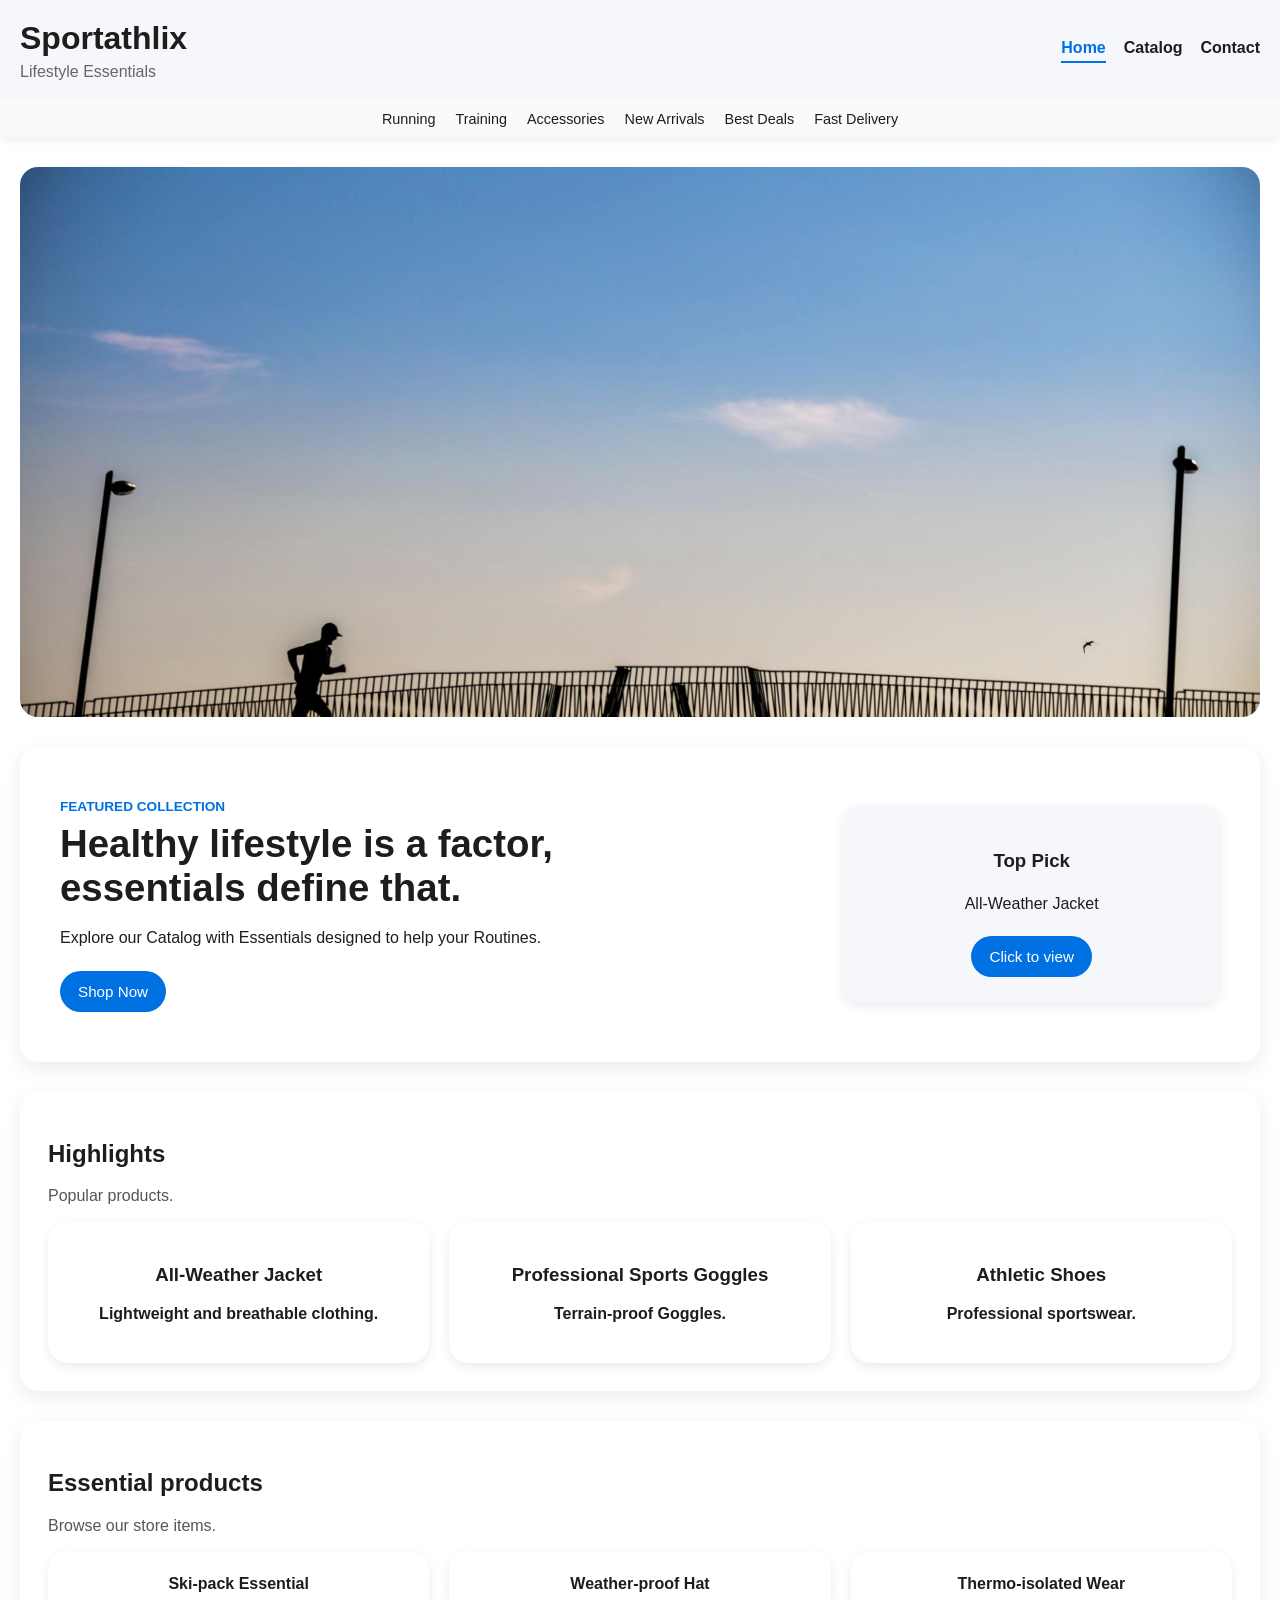
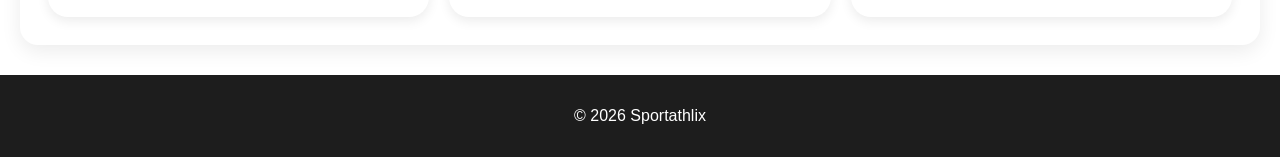
<file: index.html>
<!DOCTYPE html>
<html lang="en">
<head>
<!-- Page title -->
<meta charset="UTF-8">
<meta name="viewport" content="width=device-width, initial-scale=1.0">
<title>Sportathlix - Home</title>
<link rel="stylesheet" href="style.css">
</head>
<body>

<!-- Main header -->
<header class="site-header">
<div class="topbar">
<div class="brand-block">
<div class="brand">Sportathlix</div>
<p class="tagline">Lifestyle Essentials</p>
</div>

<!-- Main navigation -->
<nav class="nav">
<a href="index.html" class="active">Home</a>
<a href="catalog.html">Catalog</a>
<a href="contact.html">Contact</a>
</nav>
</div>

<!-- Navigation panel -->
<div class="subnav">
<span>Running</span>
<span>Training</span>
<span>Accessories</span>
<span>New Arrivals</span>
<span>Best Deals</span>
<span>Fast Delivery</span>
</div>
</header>

<main class="container">

<!-- Main banner image -->
<section class="main-banner">
<img src="Pictures/banner.jpg">
</section>

<!-- Hero block -->
<section class="hero">
<div class="hero-text">
<span class="eyebrow">FEATURED COLLECTION</span>
<h1>Healthy lifestyle is a factor,<br>essentials define that.</h1>
<p>Explore our Catalog with Essentials designed to help your Routines.</p>

<!-- Button to open the catalog page -->
<div class="hero-actions">
<button onclick="scrollCatalog()">Shop Now</button>
</div>
</div>

<!-- Featured product card -->
<div class="hero-card">
<h3>Top Pick</h3>
<p>All-Weather Jacket</p>
<a href="product.html?name=All-Weather Jacket" class="secondary-btn">Click to view</a>
</div>
</section>

<!-- Highlights block -->
<section class="section-block">
<div class="section-head">
<h2>Highlights</h2>
<p>Popular products.</p>
</div>

<div class="card-grid">
<!-- Highlight product -->
<article class="card clickable" onclick="showProduct('All-Weather Jacket')">
<h3>All-Weather Jacket</h3>
<p>Lightweight and breathable clothing.</p>
</article>

<!-- Highlight product -->
<article class="card clickable" onclick="showProduct('Professional Sports Goggles')">
<h3>Professional Sports Goggles</h3>
<p>Terrain-proof Goggles.</p>
</article>

<!-- Highlight product -->
<article class="card clickable" onclick="showProduct('Athletic Shoes')">
<h3>Athletic Shoes</h3>
<p>Professional sportswear.</p>
</article>
</div>
</section>

<!-- Essential products block -->
<section class="section-block">
<div class="section-head">
<h2>Essential products</h2>
<p>Browse our store items.</p>
</div>

<div class="card-grid small-cards">

<!-- Essential products -->
<article class="card clickable" onclick="showProduct('Ski-pack Essential')">Ski-pack Essential</article>

<article class="card clickable" onclick="showProduct('Weather-proof Hat')">Weather-proof Hat</article>

<article class="card clickable" onclick="showProduct('Thermo-isolated Wear')">Thermo-isolated Wear</article>
</div>
</section>

</main>

<!-- Footer -->
<footer class="site-footer">
<p>© 2026 Sportathlix</p>
</footer>

<script src="script.js"></script>
</body>
</html>
</file>
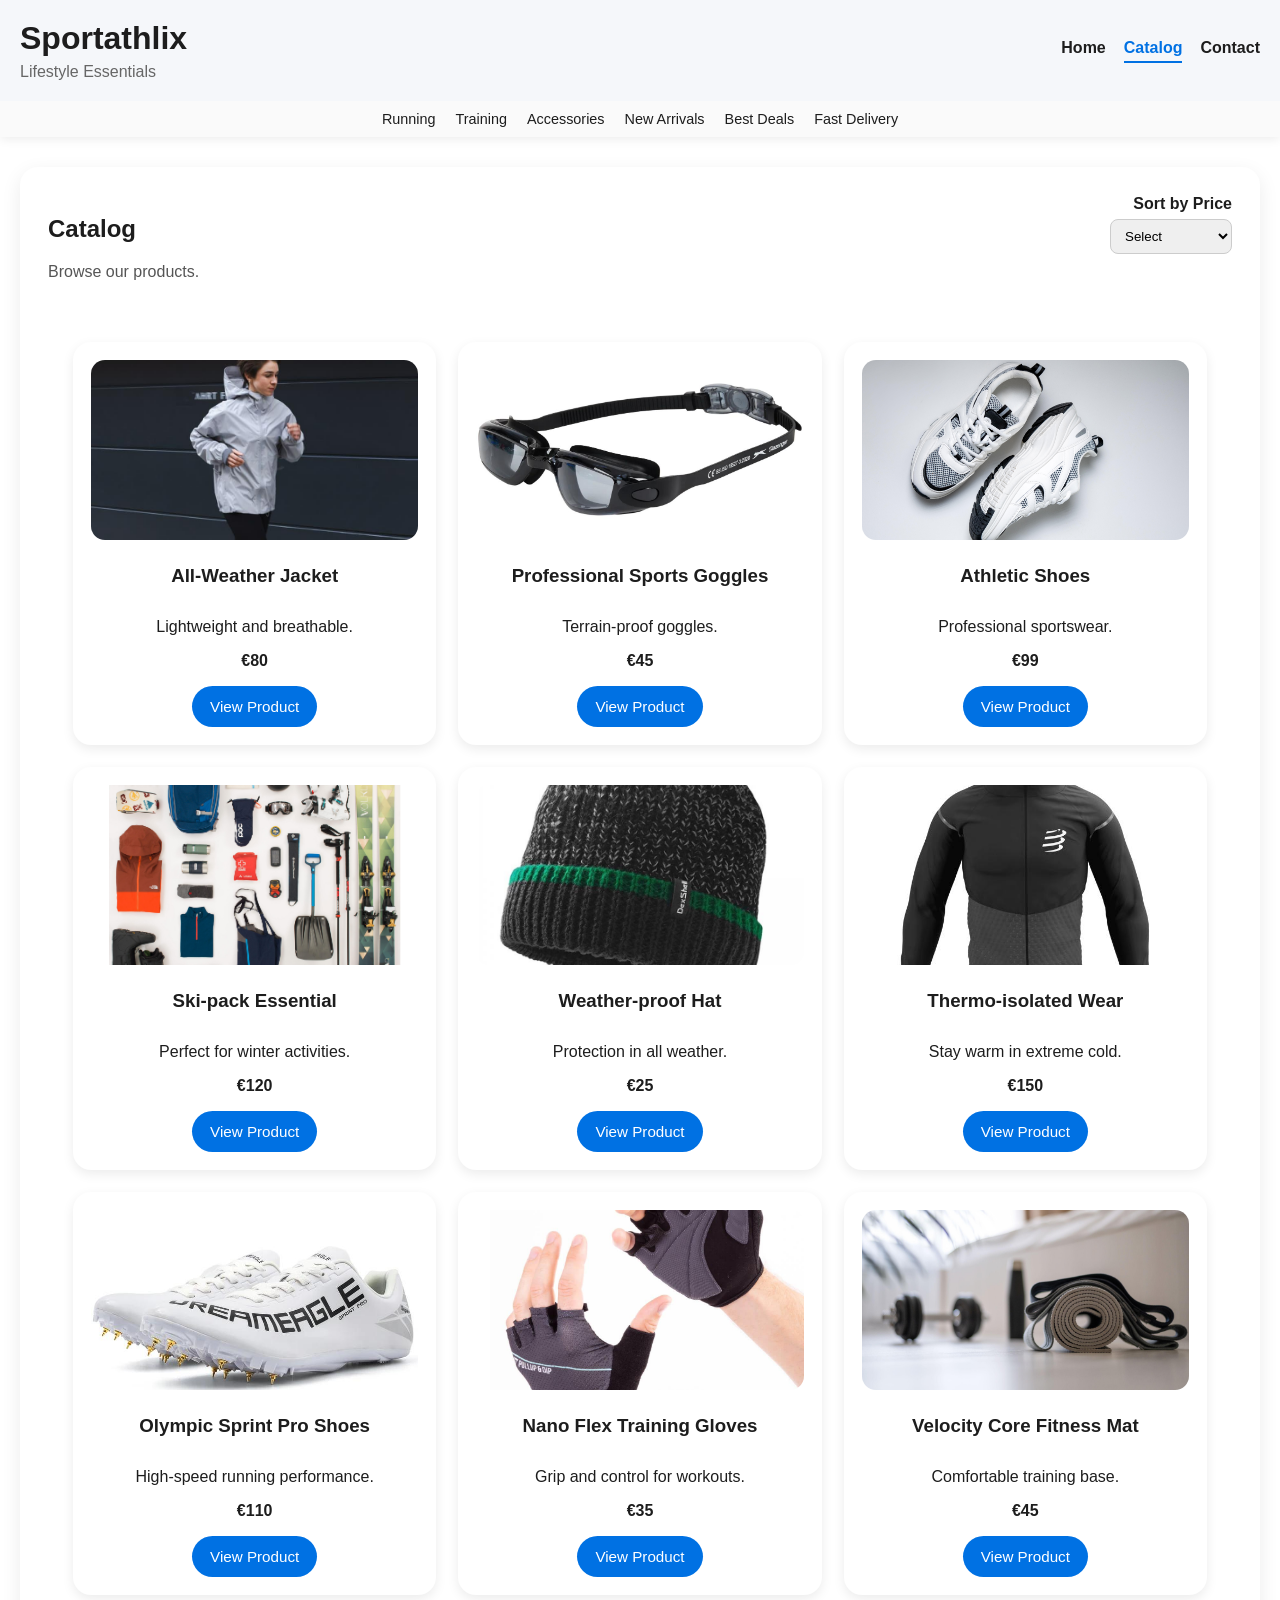
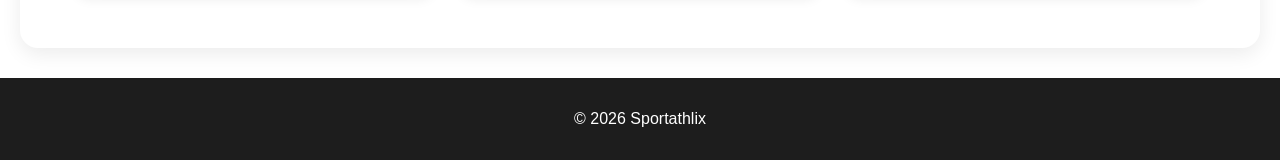
<file: catalog.html>
<!DOCTYPE html>
<html lang="en">
<head>
<!-- Page title -->
<meta charset="UTF-8">
<meta name="viewport" content="width=device-width, initial-scale=1.0">
<title>Sportathlix - Catalog</title>
<link rel="stylesheet" href="style.css">
</head>
<body>

<!-- Main header -->
<header class="site-header">
<div class="topbar">
<div class="brand-block">
<div class="brand">Sportathlix</div>
<p class="tagline">Lifestyle Essentials</p>
</div>

<!-- Navigation menu -->
<nav class="nav">
<a href="index.html">Home</a>
<a href="catalog.html" class="active">Catalog</a>
<a href="contact.html">Contact</a>
</nav>
</div>

<!-- Navigation panel -->
<div class="subnav">
<span>Running</span>
<span>Training</span>
<span>Accessories</span>
<span>New Arrivals</span>
<span>Best Deals</span>
<span>Fast Delivery</span>
</div>
</header>

<main class="container">
<section class="section-block">

<!-- Top section -->
<div class="catalog-top">

<div class="section-head">
<h1>Catalog</h1>
<p>Browse our products.</p>
</div>

<!-- Catalog sorting -->
<div class="sort-box">
<label>Sort by Price</label>
<select onchange="sortProducts(this.value)">
<option value="">Select</option>
<option value="low">Lowest Price</option>
<option value="high">Highest Price</option>
</select>
</div>

</div>

<!-- Grid container -->
<div class="product-grid" id="productGrid">

<!-- Catalog items -->
<div class="product-card" data-price="80">
<div class="product-image">
<img src="Pictures/jacket.jpg">
</div>
<h3>All-Weather Jacket</h3>
<p>Lightweight and breathable.</p>
<p class="price">€80</p>
<a href="product.html?name=All-Weather Jacket" class="secondary-btn">View Product</a>
</div>

<div class="product-card" data-price="45">
<div class="product-image">
<img src="Pictures/goggles.jpg">
</div>
<h3>Professional Sports Goggles</h3>
<p>Terrain-proof goggles.</p>
<p class="price">€45</p>
<a href="product.html?name=Professional Sports Goggles" class="secondary-btn">View Product</a>
</div>

<div class="product-card" data-price="99">
<div class="product-image">
<img src="Pictures/shoes.jpg">
</div>
<h3>Athletic Shoes</h3>
<p>Professional sportswear.</p>
<p class="price">€99</p>
<a href="product.html?name=Athletic Shoes" class="secondary-btn">View Product</a>
</div>

<div class="product-card" data-price="120">
<div class="product-image">
<img src="Pictures/skipack.jpg">
</div>
<h3>Ski-pack Essential</h3>
<p>Perfect for winter activities.</p>
<p class="price">€120</p>
<a href="product.html?name=Ski-pack Essential" class="secondary-btn">View Product</a>
</div>

<div class="product-card" data-price="25">
<div class="product-image">
<img src="Pictures/hat.jpg">
</div>
<h3>Weather-proof Hat</h3>
<p>Protection in all weather.</p>
<p class="price">€25</p>
<a href="product.html?name=Weather-proof Hat" class="secondary-btn">View Product</a>
</div>

<div class="product-card" data-price="150">
<div class="product-image">
<img src="Pictures/thermowear.jpg">
</div>
<h3>Thermo-isolated Wear</h3>
<p>Stay warm in extreme cold.</p>
<p class="price">€150</p>
<a href="product.html?name=Thermo-isolated Wear" class="secondary-btn">View Product</a>
</div>

<div class="product-card" data-price="110">
<div class="product-image">
<img src="Pictures/olympicshoes.jpg">
</div>
<h3>Olympic Sprint Pro Shoes</h3>
<p>High-speed running performance.</p>
<p class="price">€110</p>
<a href="product.html?name=Olympic Sprint Pro Shoes" class="secondary-btn">View Product</a>
</div>

<div class="product-card" data-price="35">
<div class="product-image">
<img src="Pictures/nanogloves.jpg">
</div>
<h3>Nano Flex Training Gloves</h3>
<p>Grip and control for workouts.</p>
<p class="price">€35</p>
<a href="product.html?name=Nano Flex Training Gloves" class="secondary-btn">View Product</a>
</div>

<div class="product-card" data-price="45">
<div class="product-image">
<img src="Pictures/fitnessmat.jpg">
</div>
<h3>Velocity Core Fitness Mat</h3>
<p>Comfortable training base.</p>
<p class="price">€45</p>
<a href="product.html?name=Velocity Core Fitness Mat" class="secondary-btn">View Product</a>
</div>

</div>
</section>
</main>

<!-- Footer -->
<footer class="site-footer">
<p>© 2026 Sportathlix</p>
</footer>

<script src="script.js"></script>
</body>
</html>
</file>
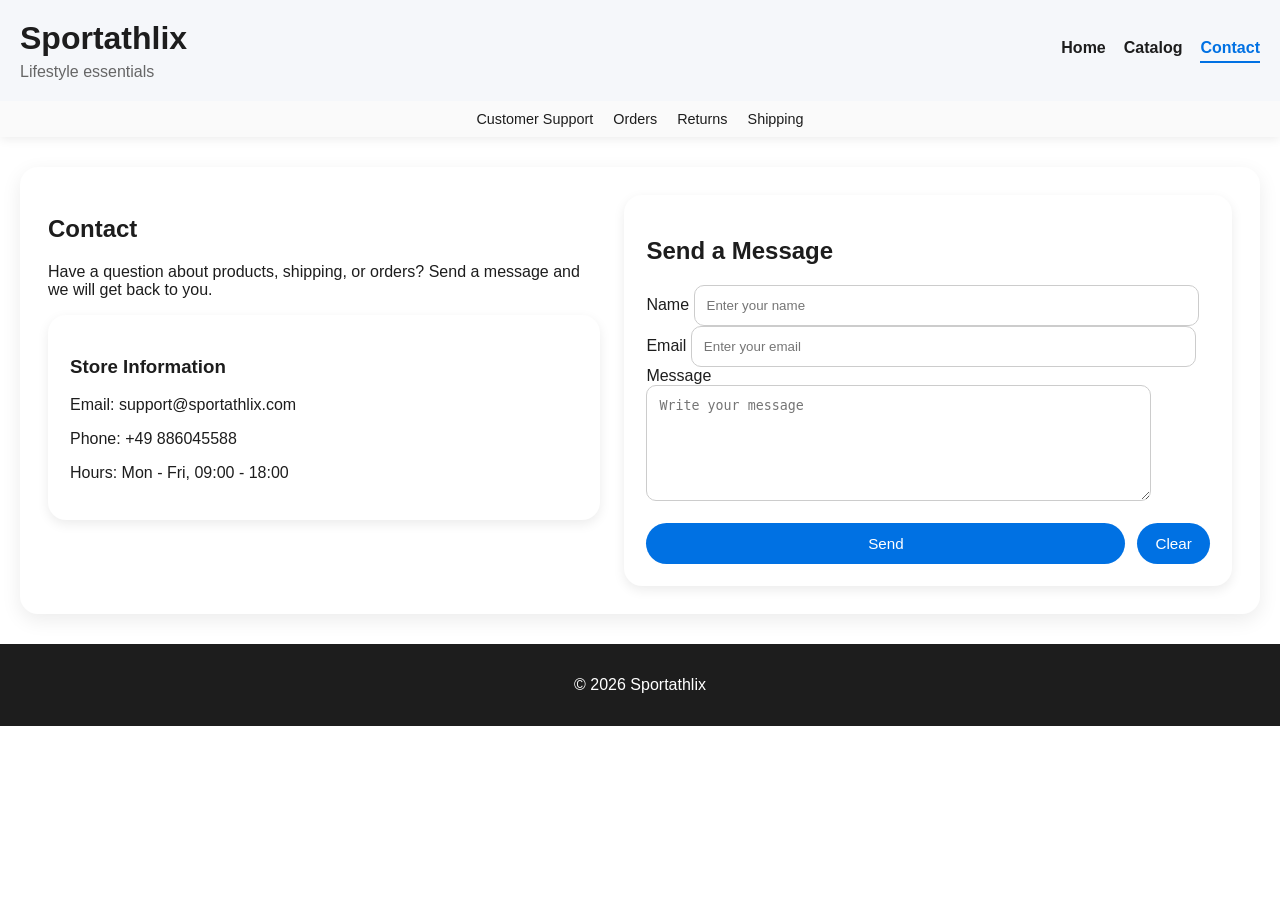
<file: contact.html>
<!DOCTYPE html>
<html lang="en">
<head>
<!-- Page title -->
<meta charset="UTF-8">
<meta name="viewport" content="width=device-width, initial-scale=1.0">
<title>Sportathlix - Contact</title>
<link rel="stylesheet" href="style.css">
</head>
<body>

<!-- Main header -->
<header class="site-header">
<div class="topbar">
<div class="brand-block">
<div class="brand">Sportathlix</div>
<p class="tagline">Lifestyle essentials</p>
</div>
<nav class="nav">
<a href="index.html">Home</a>
<a href="catalog.html">Catalog</a>
<a href="contact.html" class="active">Contact</a>
</nav>
</div>

<!-- Navigation panel -->
<div class="subnav">
<span>Customer Support</span>
<span>Orders</span>
<span>Returns</span>
<span>Shipping</span>
</div>
</header>

<main class="container">

<!-- Contact block-->
<section class="section-block contact-layout">
<div class="contact-info">
<h1>Contact</h1>
<p>Have a question about products, shipping, or orders? Send a message and we will get back to you.</p>

<!-- Contact information card -->
<div class="info-card">
<h3>Store Information</h3>
<p>Email: support@sportathlix.com</p>
<p>Phone: +49 886045588</p>
<p>Hours: Mon - Fri, 09:00 - 18:00</p>
</div>
</div>

<!-- Contact form card -->
<div class="form-card">
<h2>Send a Message</h2>
<form onsubmit="return validateForm()">
<label for="name">Name</label>
<input type="text" id="name" placeholder="Enter your name">

<label for="email">Email</label>
<input type="email" id="email" placeholder="Enter your email">

<label for="message">Message</label>
<textarea id="message" rows="6" placeholder="Write your message"></textarea>

<div class="form-actions">
<input type="submit" value="Send">
<button type="button" onclick="clearForm()">Clear</button>
</div>
</form>
</div>
</section>
</main>

<!-- Footer -->
<footer class="site-footer">
<p>© 2026 Sportathlix</p>
</footer>

<script src="script.js"></script>
</body>
</html>
</file>
<file: style.css>
body {
font-family: Arial, sans-serif;
margin: 0;
padding: 0;
background-color: #ffffff;
color: #1d1d1d;
}

.site-header {
background-color: #f5f7fa;
color: #1d1d1d;
box-shadow: 0 2px 10px rgba(0,0,0,0.08);
}

.topbar {
max-width: 1400px;
margin: 0 auto;
padding: 20px;
display: flex;
justify-content: space-between;
align-items: center;
gap: 20px;
flex-wrap: wrap;
}

.brand { font-size: 2rem; font-weight: bold; }
.tagline { margin: 6px 0 0; color: #666; }

.nav { display: flex; gap: 18px; flex-wrap: wrap; }
.nav a {
color: #1d1d1d;
text-decoration: none;
font-weight: bold;
padding-bottom: 4px;
border-bottom: 2px solid transparent;
}
.nav a:hover, .nav a.active { border-bottom-color: #0071e3; color:#0071e3; }

.subnav {
background-color: #fafafa;
padding: 10px 20px;
display: flex;
justify-content: center;
gap: 20px;
flex-wrap: wrap;
font-size: 0.9rem;
}

.container { max-width: 1400px; margin: 30px auto; padding: 0 20px; }

.hero {
background: white;
border-radius: 18px;
padding: 50px 40px;
display: grid;
grid-template-columns: 2fr 1fr;
gap: 30px;
align-items: center;
box-shadow: 0 6px 20px rgba(0,0,0,0.08);
margin-bottom: 30px;
}

.eyebrow { font-size:0.85rem; font-weight:bold; color:#0071e3; margin-bottom:8px; display:inline-block; }

.hero h1 { margin: 0 0 15px; font-size: 2.4rem; }
.hero p { margin: 0 0 20px; line-height: 1.6; }

.hero-card {
background-color: #f5f7fa;
border-radius: 16px;
padding: 25px;
box-shadow: 0 4px 12px rgba(0,0,0,0.08);
text-align: center;
}

.hero-actions { display:flex; gap:12px; flex-wrap:wrap; }

button, input[type="submit"], .secondary-btn {
background-color: #0071e3;
color: white;
border: none;
padding: 12px 18px;
border-radius: 999px;
cursor: pointer;
font-size: 0.95rem;
text-decoration: none;
display: inline-block;
transition: all .2s ease;
}
button:hover, input[type="submit"]:hover, .secondary-btn:hover { background:#005bb5; transform:scale(1.05); }

.outline-btn {
background: transparent;
color: #0071e3;
border: 2px solid #0071e3;
border-radius: 999px;
padding: 12px 18px;
text-decoration: none;
}
.outline-btn:hover { background:#0071e3; color:#fff; }

.section-block {
background-color: white;
padding: 28px;
border-radius: 18px;
box-shadow: 0 6px 20px rgba(0,0,0,0.08);
margin-bottom: 30px;
}

.section-head p { color:#555; }

.card-grid {
display: grid;
grid-template-columns: repeat(3, 1fr);
gap: 20px;
}

.card {
background-color: white;
border-radius: 20px;
padding: 24px;
box-shadow: 0 4px 12px rgba(0,0,0,0.08);
transition: transform 0.2s ease, box-shadow 0.2s ease;
}
.card:hover { transform: translateY(-6px); box-shadow: 0 10px 20px rgba(0,0,0,0.12); }

.clickable { cursor:pointer; text-align:center; font-weight:bold; }

.product-grid {
display: grid;
grid-template-columns: repeat(3, 1fr);
gap: 22px;
}

.product-card {
background-color: white;
border-radius: 18px;
padding: 18px;
text-align: center;
box-shadow: 0 4px 12px rgba(0,0,0,0.08);
}

.product-page-image img {
width: 100%;
height: 350px;
object-fit: cover;
border-radius: 18px;
display: block;
}

.price { font-weight:bold; }

.contact-layout {
display: grid;
grid-template-columns: 1fr 1.1fr;
gap: 24px;
}

.info-card, .form-card {
background-color: white;
border-radius: 18px;
padding: 22px;
box-shadow: 0 4px 12px rgba(0,0,0,0.08);
}

input, textarea {
width: 85%;
padding: 12px;
border: 1px solid #ccc;
border-radius: 10px;
}

.form-actions { margin-top:18px; display:flex; gap:12px; flex-wrap:wrap; }

.site-footer {
background-color: #1d1d1d;
color: white;
text-align: center;
padding: 16px;
margin-top: 30px;
}

@media (max-width: 900px) {
.hero, .contact-layout, .card-grid, .product-grid {
grid-template-columns: 1fr;
}
.topbar { justify-content:center; text-align:center; }
.nav { justify-content:center; }
}

.main-banner {
max-width: 1400px;
height: 550px;
margin: 20px auto 30px auto;
border-radius: 18px;
overflow: hidden;
}

.main-banner img {
width: 100%;
height: 100%;
object-fit: cover;
display: block;
}

.catalog-layout {
display: grid;
grid-template-columns: 240px 1fr;
background: #ffffff;
border-radius: 18px;
overflow: hidden;
box-shadow: 0 6px 20px rgba(0,0,0,0.08);
}

.sidebar {
background: #f3f4f6;
padding: 20px;
border-right: 1px solid #d1d5db;
min-height: 100%;
}

.sidebar h3, .sidebar h4 {
margin-top: 0;
margin-bottom: 12px;
}

.category-link {
display: block;
padding: 10px 12px;
margin-bottom: 6px;
color: #1d1d1d;
text-decoration: none;
border-radius: 8px;
font-weight: bold;
}

.category-link:hover {
background: #e5edff;
color: #0071e3;
}

.sidebar hr {
margin: 16px 0;
border: none;
border-top: 1px solid #d1d5db;
}

.product-grid {
padding: 25px;
}

.catalog-layout {
display: grid;
grid-template-columns: 250px 1fr;
gap: 20px;
align-items: start;
}

.sidebar {
background: #f5f7fa;
padding: 20px;
border-radius: 16px;
box-shadow: 0 4px 12px rgba(0,0,0,0.08);
}

.sidebar p {
cursor: pointer;
padding: 8px 0;
font-weight: 500;
margin: 0 0 6px 0;
}

.sidebar p:hover {
color: #0071e3;
}

.product-description {
font-size: 0.95rem;
line-height: 1.5;
color: #555;
margin: 12px 0;
min-height: 88px;
}

.product-card h3 {
margin-top: 0;
margin-bottom: 14px;
min-height: 52px;
display: flex;
align-items: center;
justify-content: center;
text-align: center;
}

.product-image img {
width: 100%;
height: 180px;
object-fit: cover;
border-radius: 14px;
display: block;
}

.product-card h3 {
margin-top: 0;
margin-bottom: 14px;
min-height: 52px;
display: flex;
align-items: center;
justify-content: center;
text-align: center;
}

.product-page-image img {
width: 100%;
max-width: 900px;
height: 320px;
object-fit: cover;
border-radius: 18px;
display: block;
margin-bottom: 20px;
}

.product-description {
font-size: 1rem;
line-height: 1.7;
color: #444;
margin-bottom: 14px;
max-width: 900px;
}

.catalog-top {
display: flex;
justify-content: space-between;
align-items: flex-start;
margin-bottom: 20px;
}

.sort-box {
text-align: right;
}

.sort-box label {
display: block;
font-weight: bold;
margin-bottom: 6px;
}

.sort-box select {
padding: 8px 10px;
border-radius: 8px;
border: 1px solid #ccc;
cursor: pointer;
}

.product-image {
width: 100%;
height: 180px;
overflow: hidden;
margin-bottom: 10px;
}

.product-image img {
width: 100%;
height: 100%;
object-fit: cover;
display: block;
}
</file>
